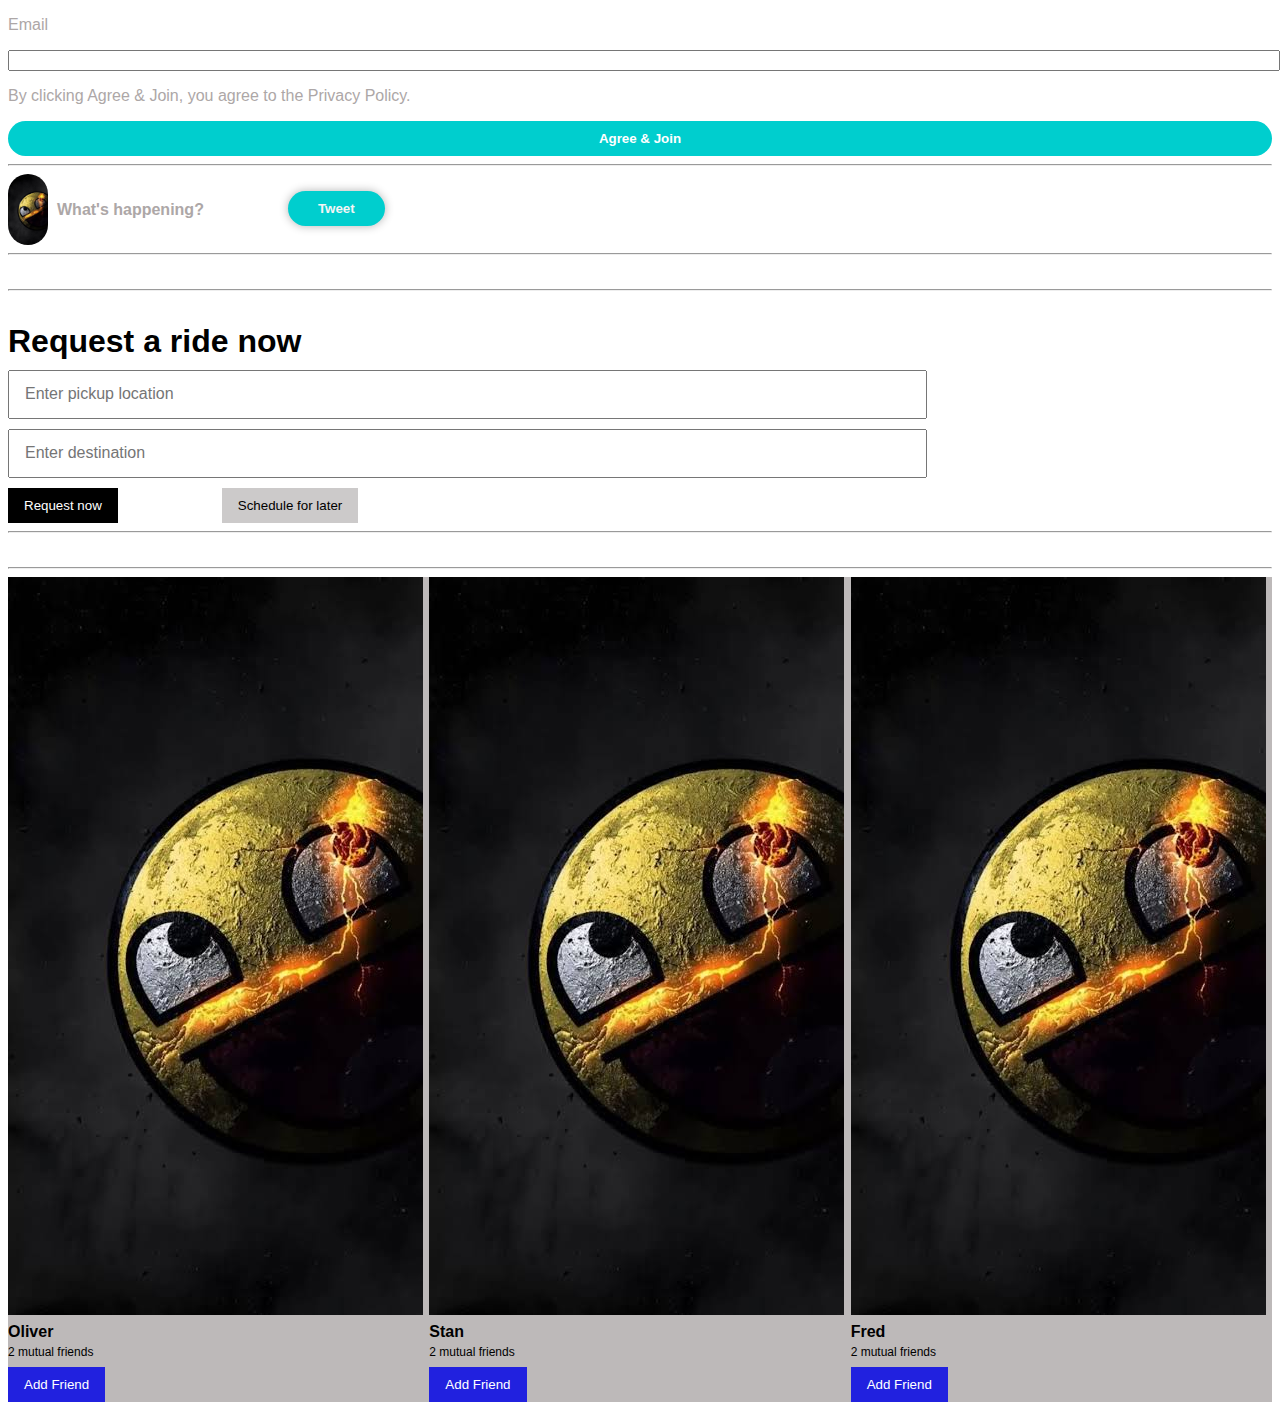
<file: Inputs/index.html>
<!DOCTYPE html>
<html lang="en">
<head>
    <meta charset="UTF-8">
    <meta name="viewport" content="width=device-width, initial-scale=1.0">
    <title>Input Elemnts</title>
    <link rel="stylesheet" href="styles.css">
</head>
<body>

    <!-- Linkeldn Signup-->
     <p class="email">Email</p>
     <input type="text" class="input">
     <p class="conditions">By clicking Agree & Join, you agree to the Privacy Policy.</p>
     <button class="agree">Agree & Join</button>

     <br> <hr>
     <!--Twitter Text Box -->
     <img src="Images/images (38).jpeg" alt="Profile Picture" class="profile_pic">
     <p class="happenings">What's happening? </p>
     <button class="tweet">Tweet</button>
     <br> <hr>

     <br> <hr>
     <!-- Uber Request Ride Form -->
      <p class="ride_request">Request a ride now</p>
      <input type="text" placeholder="Enter pickup location" class="pickup">
      <input type="text" placeholder="Enter destination" class="destination">
      <button class="request">Request now</button>
      <button class="schedule">Schedule for later</button>
      <br> <hr>

      <br> <hr>
      <div class="profile_info_grid">
        <div class="profile_info">
            <div>
                <img src="Images/images (38).jpeg" alt="profile_picture" class="profile_picture">
            </div>
            <div class="info">
                <p class="name">Oliver</p>
                <p class="friends">2 mutual friends</p>
                <button class="add">Add Friend</button>
            </div>
        </div>    
    
        <div class="profile_info">
            <div>
                <img src="Images/images (38).jpeg" alt="profile_picture" class="profile_picture">
            </div>
            <div class="info">
                <p class="name">Stan</p>
                <p class="friends">2 mutual friends</p>
                <button class="add">Add Friend</button>
            </div>
        </div>  
    
        <div class="profile_info">
            <div>
                <img src="Images/images (38).jpeg" alt="profile_picture" class="profile_picture">
            </div>
            <div class="info">
                <p class="name">Fred</p>
                <p class="friends">2 mutual friends</p>
                <button class="add">Add Friend</button>
            </div>
        </div>  
      </div>
       
</body>
</html>
</file>
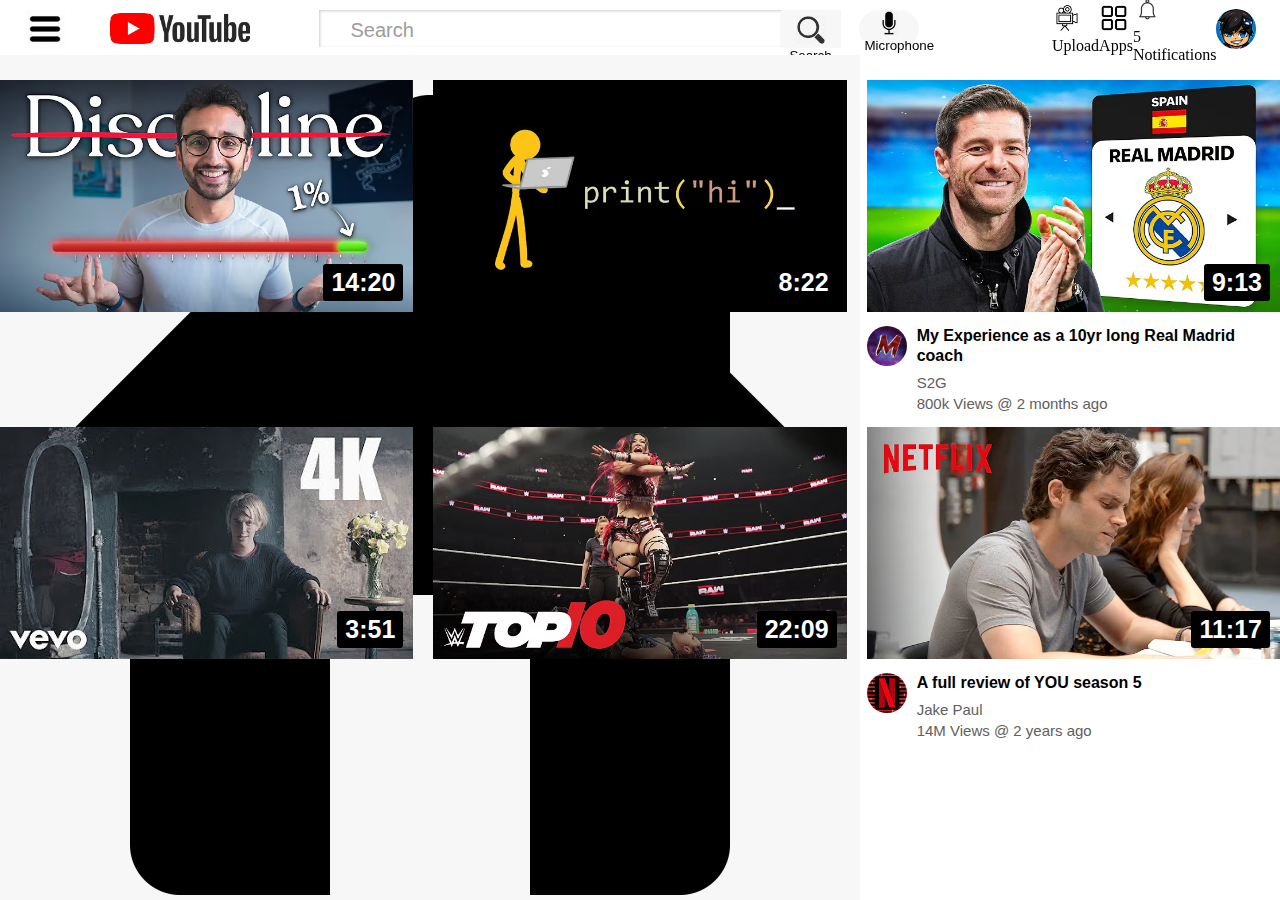
<file: YouTube Prototype/index.html>
<!DOCTYPE html>
<html lang="en">
<head>
    <meta charset="UTF-8">
    <meta name="viewport" content="width=device-width, initial-scale=1.0">
    <title>YouTube Prototype</title>
    <link rel="stylesheet" href="video_style.css">
    <link rel="stylesheet" href="general_style.css">
    <link rel="stylesheet" href="header_style.css">
    <link rel="stylesheet" href="sidebar.css">
</head>
<body>
  
  <!-- Header video part of HTML -->
  <header class="header">
     <div class="left_section">
        <img src="Icons/Hamburger-menu Icon.jpeg" class="hamburger_menu">
        <img src="Icons/YouTube-Logo-Icon.jpeg" class="youtube_logo">   
     </div>
     <div class="middle_section">
         <input type="text" placeholder="Search" class="input">
         <button class="search_icon_button">
          <img src="Icons/Search Icon.jpeg" class="search_icon">
          <div class="tooltip">Search</div>
         </button>
         <button class="mic_icon_button">
          <img src="Icons/Mic Icon.jpeg" class="mic_icon">
          <div class="tooltip">Microphone</div>
         </button>
         
     </div>
     <div class="right_section">
      <div class="upload_icon_container">
        <img src="Icons/Create Icon.jpeg" class="create_icon">
        <div class="tooltip">Upload</div>
      </div>
        
      <div class="apps_icon_container">
        <img src="Icons/apps_icon.jpeg" class="apps_icon">
        <div class="tooltip">Apps</div>
      </div>
        
        <div class="notification_icon_container">
          <img src="Icons/notification-icon.jpg" class="notification_icon">
          <div class="notification_amount">5</div>
          <div class="tooltip">Notifications</div>
        </div>
        
        <img src="PROFILE_IMAGES/Image1.jpeg" class="profile_image_icon">
     </div>
    </header>

  <!-- Sidebar part of HTML -->
   <nav class="sidebar">
       <div class="sidebar_link">
        <img src="Icons/home_icon.png">
        <div>Home</div>
       </div>
       <div class="sidebar_link">
        <img src="Icons/explore_icon.jpeg">
        <div>Explore</div>
       </div>
       <div class="sidebar_link">
        <img src="Icons/subscription_icon.jpeg">
        <div>Subscriptions</div>
       </div>
       <div class="sidebar_link">
        <img src="Icons/originals_icon.jpeg">
        <div>Originals</div>
       </div>
       <div class="sidebar_link">
        <img src="Icons/youtube_music_icon.jpeg">
        <div>Youtube Music</div>
       </div>
       <div class="sidebar_link">
        <img src="Icons/youtube_library_icon.jpeg">
        <div>Library</div>
       </div>
   </nav>

  <!-- Video part of HTML -->
    <main class="video">
        <section class="video_info_general">
            <div class="video_image_info">
             <div class="thumbnail">
              <img src="Images/ALI ABDAAL.avif" class="video_image">
              <div class="timestamp">14:20</div>
            </div>   
            </div>
            <div class="video_info">
              <div>
                <img src="PROFILE_IMAGES/Image3.webp" class="profile_image"> 
              </div>  
              <div>
                <p class="video_title">How to Master the art of Discipline</p>
                <p class="video_author">Ali Abdaal</p>
                <p class="video_stats">14M Views &commat; 3 years ago</p>
              </div> 
            </div>
          </section>

        <section class="video_info_general">
            <div class="video_image_info">
              <div class="thumbnail">
                <img src="Images/CODE.avif" class="video_image">
                <div class="timestamp">8:22</div>     
              </div>
              
            </div>
            <div class="video_info">
              <div>
                <img src="PROFILE_IMAGES/Image4.jpeg" class="profile_image"> 
              </div>  
              <div>
                <p class="video_title">The Aspect of Coding vs the Reality of it in Real Life</p>
                <p class="video_author">Code Forum</p>
                <p class="video_stats">3M Views &commat; 1 year ago</p>
              </div> 
            </div>
          </section>

        <section class="video_info_general">
            <div class="video_image_info">
              <div class="thumbnail">
                <img src="Images/S2G.avif" class="video_image">
                <div class="timestamp">9:13</div>
              </div>
              
            </div>
            <div class="video_info">
              <div>
                <img src="PROFILE_IMAGES/Image5.jpeg" class="profile_image"> 
              </div>  
              <div>
                <p class="video_title">My Experience as a 10yr long Real Madrid coach</p>
                <p class="video_author">S2G</p>
                <p class="video_stats">800k Views &commat; 2 months ago</p>
              </div> 
            </div>
          </section>

        <section class="video_info_general">
            <div class="video_image_info">
              <div class="thumbnail">
                <img src="Images/TOM ODEL.jpg" class="video_image">
                <div class="timestamp">3:51</div>
              </div>
              
            </div>
            <div class="video_info">
              <div>
                <img src="PROFILE_IMAGES/Image6.jpeg" class="profile_image"> 
              </div>  
              <div>
                <p class="video_title">Tom Odel - Another Love</p>
                <p class="video_author">Tom Odel</p>
                <p class="video_stats">100M Views &commat; 6 years ago</p>
              </div> 
            </div>
          </section>

        <section class="video_info_general">
            <div class="video_image_info">
              <div class="thumbnail">
                <img src="Images/WWE.avif" class="video_image">
                <div class="timestamp">22:09</div>
              </div>
              
            </div>
            <div class="video_info">
              <div>
                <img src="PROFILE_IMAGES/WWE LOGO.jpg" class="profile_image"> 
              </div>  
              <div>
                <p class="video_title">Full Monday Night Raw Highlights</p>
                <p class="video_author">WWE</p>
                <p class="video_stats">36K Views &commat; 1 day ago</p>
              </div> 
            </div>
          </section>

        <section class="video_info_general">
            <div class="video_image_info">
              <div class="thumbnail">
                <img src="Images/YOU - NETFLIX.avif" class="video_image">
                <div class="timestamp">11:17</div>
              </div>
              
            </div>
            <div class="video_info">
              <div>
                <img src="PROFILE_IMAGES/NETFLIX LOGO.jpg" class="profile_image"> 
              </div>  
              <div>
                <p class="video_title">A full review of YOU season 5</p>
                <p class="video_author">Jake Paul</p>
                <p class="video_stats">14M Views &commat; 2 years ago</p>
              </div> 
            </section>
          </main>
    </div>     
</body>
</html>
</file>
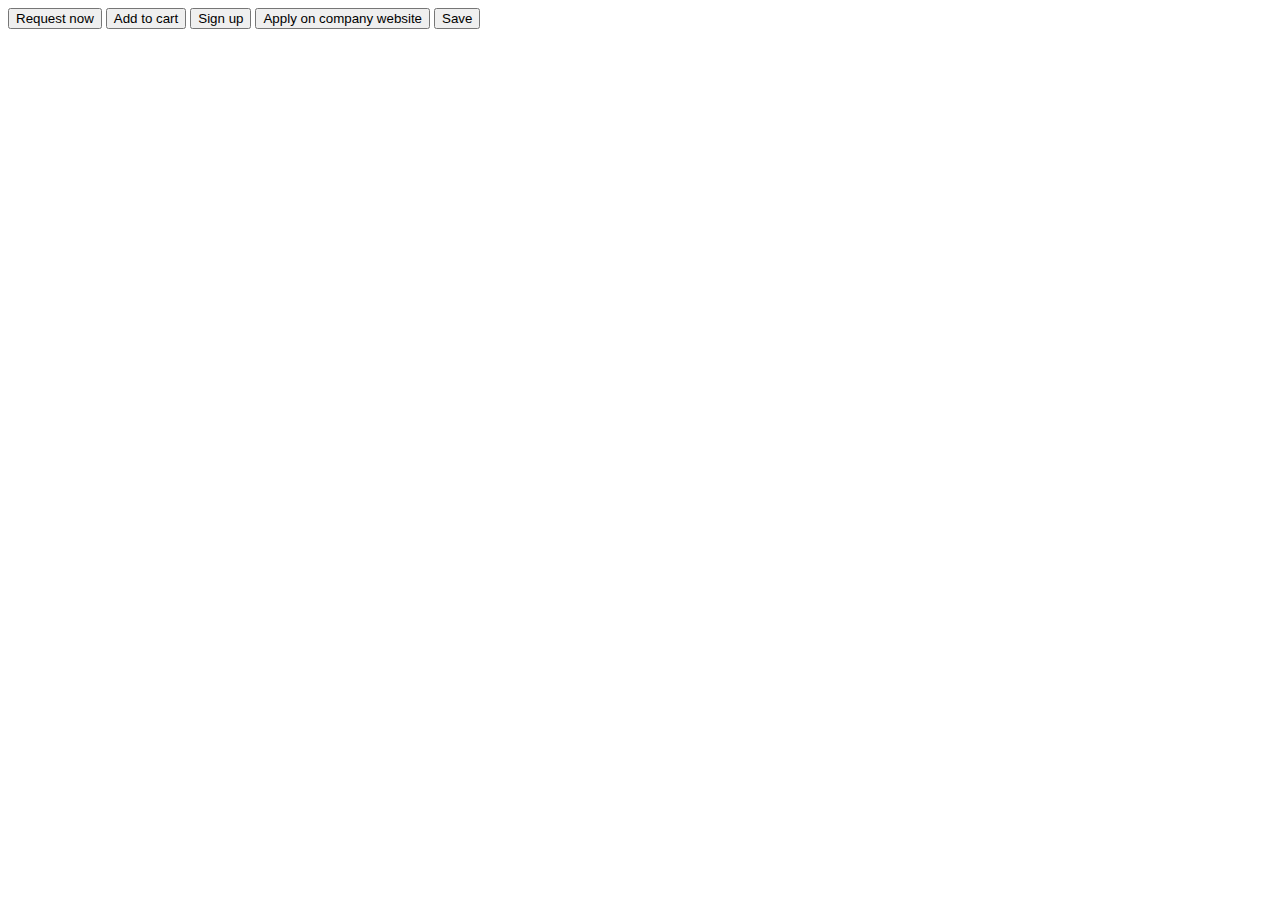
<file: CSS Basics(2)/2a.html>
<!DOCTYPE html>
<html lang="en">
<head>
  <meta charset="UTF-8">
  <meta name="viewport" content="width=device-width, initial-scale=1.0">
  <title>HTML Practice 2a</title>
</head>
<body>
  <button class="Uber-button">Request now</button>
  <button class="Amazon-button">Add to cart</button>
  <button class="Github-button">Sign up</button>
  <button class="Linkeldn-Application-button">Apply on company website</button>
  <button class="Linkeldn-Save-button">Save</button>
</body>
</html>
</file>
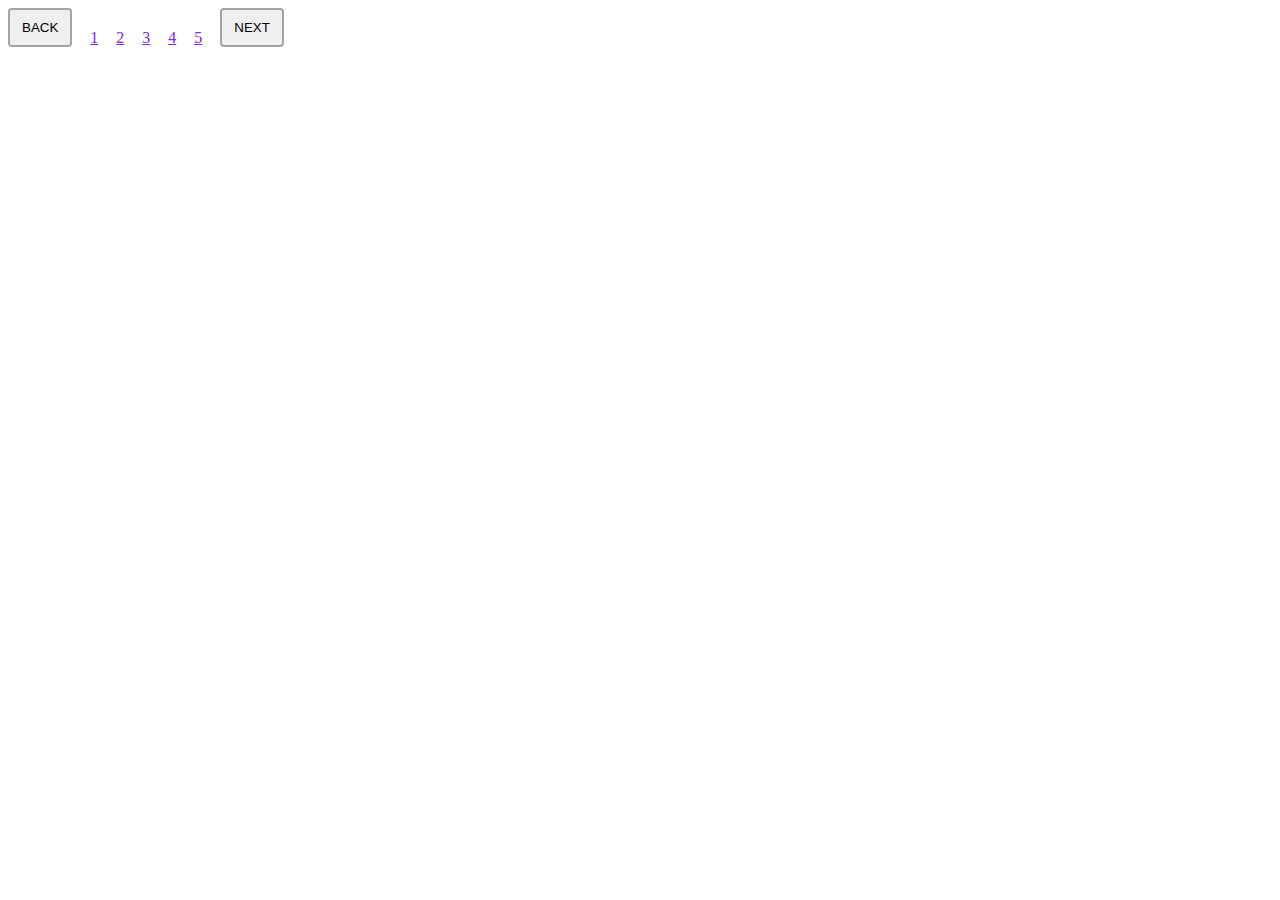
<file: CSS Basics(2)/2b.html>
<!DOCTYPE html>
<html lang="en">
<head>
  <meta charset="UTF-8">
  <meta name="viewport" content="width=device-width, initial-scale=1.0">
  <title>HTML Practice 2b</title>
  <link rel="stylesheet" href="2b.css">
</head>
<body>
  <button class="back">
    BACK  
   </button>
     <a href="#" class="links">1</a>
     <a href="#" class="links">2</a>
     <a href="#" class="links">3</a>
     <a href="#" class="links">4</a>
     <a href="#" class="links">5</a>
   <button class="next">
     NEXT  
    </button>
</body>
</html>
</file>
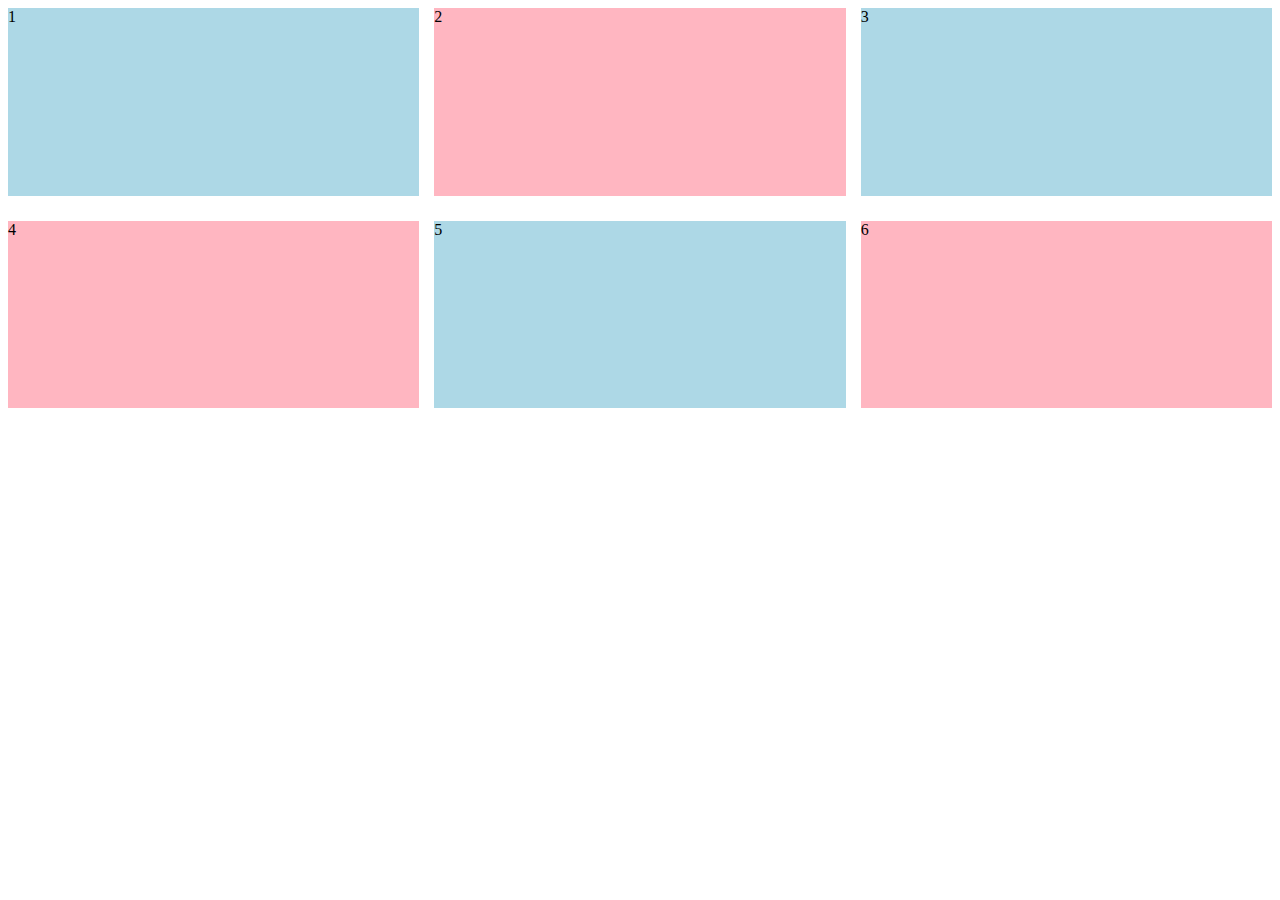
<file: CSS Basics(2)/2c.html>
<!-- Grid Practice Code -->

<!DOCTYPE html>
<html lang="en">
<head>
    <meta charset="UTF-8">
    <meta name="viewport" content="width=device-width, initial-scale=1.0">
    <title>grid practice</title>
    <link rel="stylesheet" href="2c.css">
</head>
<body>
    <div class="general">
        <div style="background-color: lightblue;">1</div>
        <div style="background-color: lightpink;">2</div>
        <div style="background-color: lightblue;">3</div>
        <div style="background-color: lightpink;">4</div>
        <div style="background-color: lightblue;">5</div>
        <div style="background-color: lightpink;">6</div>
    </div>
</body>
</html>
</file>
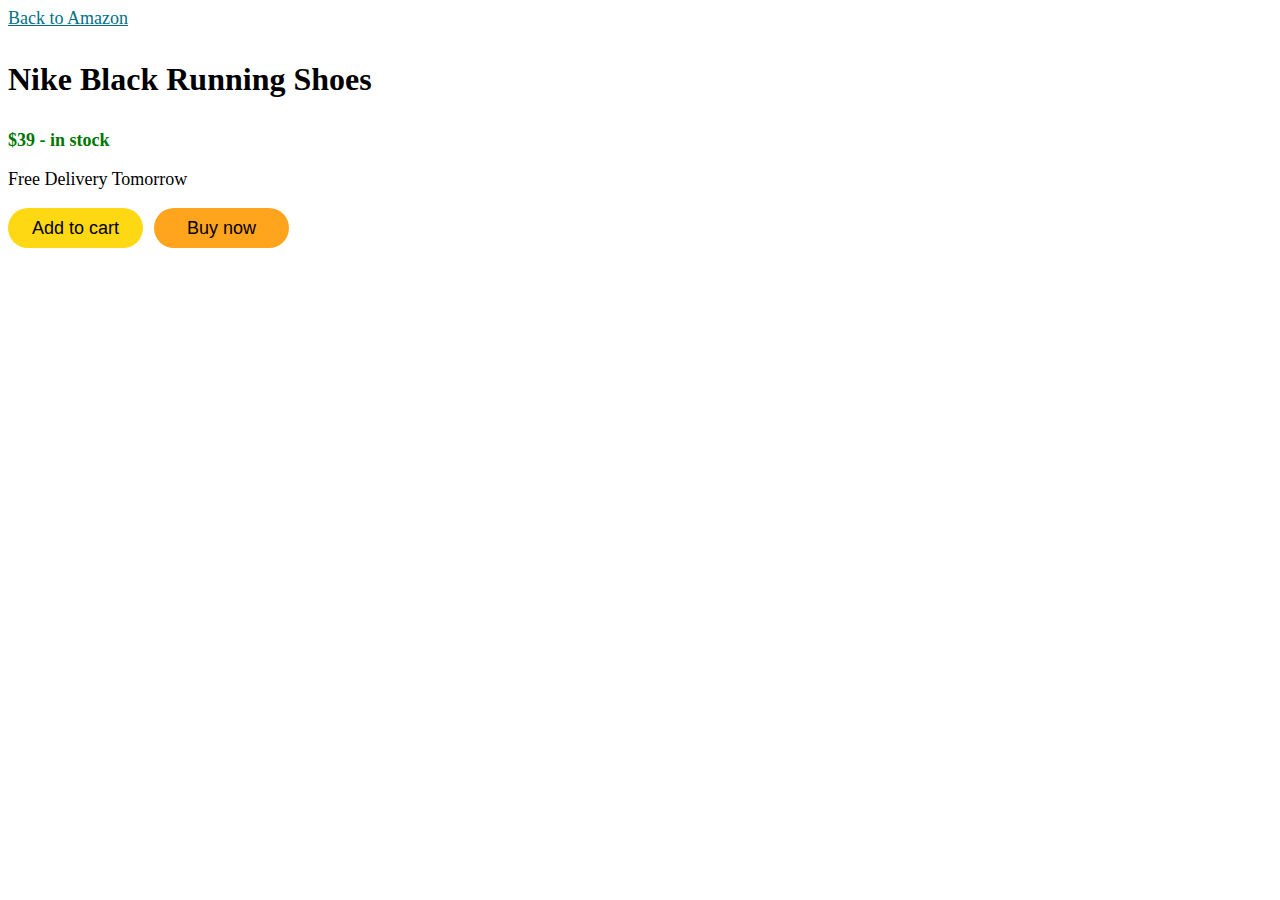
<file: HTML Basics(1)/1d.html>
<!DOCTYPE html>
<html>
  <head>
     <title>HTML Practice 1</title>
     <link rel="stylesheet" href="1d.css">
  </head>
  <body>
    <a href="https://www.amazon.com/" class="Link">Back to Amazon</a>
    <p class="Product">Nike Black Running Shoes</p>
    <p class="Price">$39 - in stock</p>
    <p class="Delivery">Free Delivery Tomorrow</p>
    <button class="Cart">Add to cart</button> <button class="Buy">Buy now</button>
  </body>
</html>
</file>
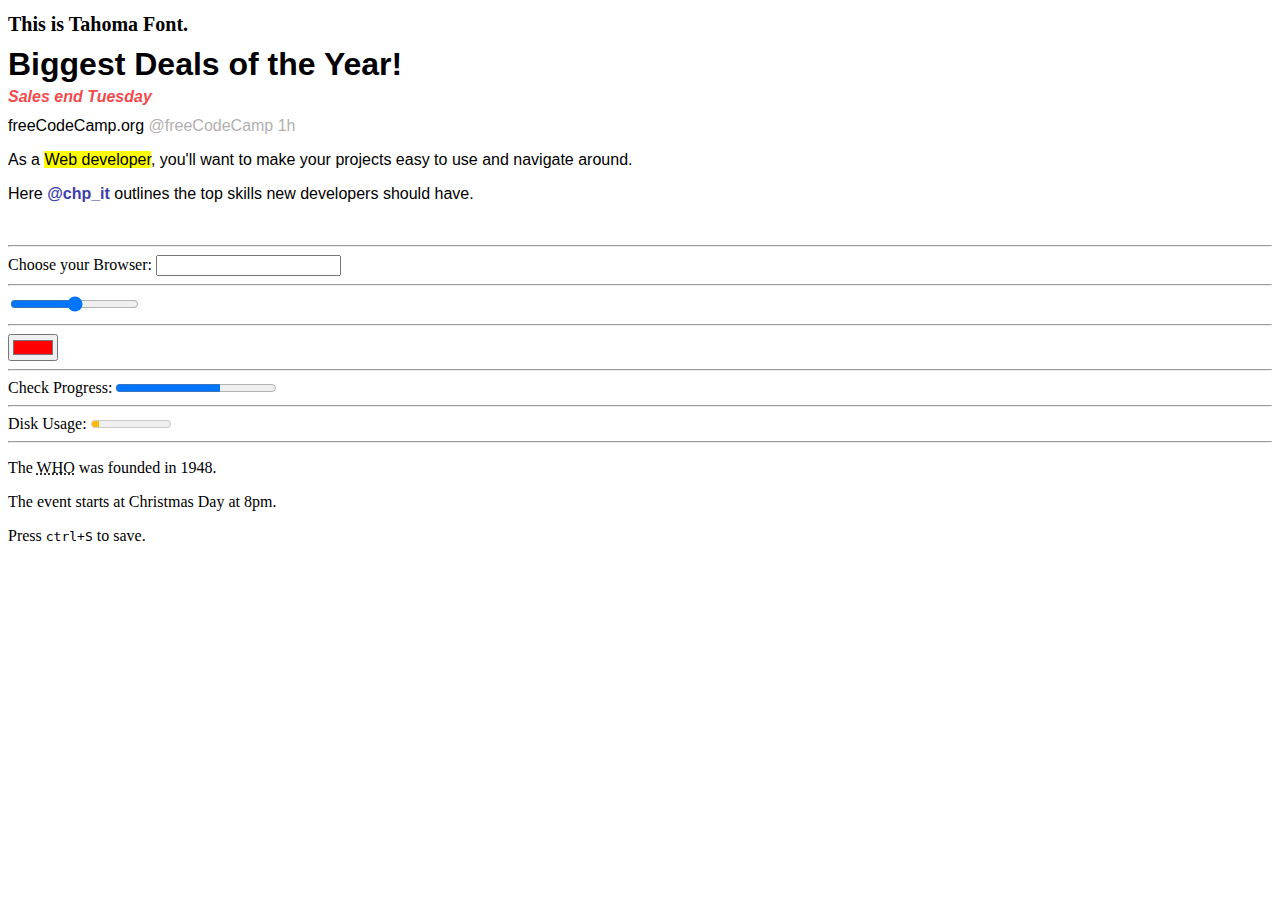
<file: Text-Styles(3)/3a.html>
<!DOCTYPE html>
<html>
  <head>
     <title>HTML Practice 3</title>
     <link rel="stylesheet" href="3a.css">
  </head>
  <body>
    <p class="Tahoma">
      This is Tahoma Font.
  </p>
    <p class="deals">
      Biggest Deals of the Year!
  </p>
  <p class="sales">
      Sales end Tuesday
  </p>
  <p class="title">
      freeCodeCamp.org <span class="title-sub">&commat;freeCodeCamp 1h</span>
  </p>
  <p class="main-content">
      As a <mark>Web developer</mark>, you'll want to make your projects easy to use and navigate around.
  </p>
  <p class="sub-content">
      Here <span class="sub-content-sub">&commat;chp_it </span> outlines the top skills new developers should have. 
  </p>
  
  <br> <hr>
  <!-- Datalist Input-->
  <label for="browser">Choose your Browser: </label>
  <input list="browsers" id="browser" name="browser">
  <datalist id="browsers">
    <option value="Chrome"></option>
    <option value="FireFox"></option>
    <option value="Safari"></option>
    <option value="Edge"></option>
    <option value="Opera"></option>
  </datalist>
  
  <br> <hr>
  <!-- Range Input-->
   <label for="volume"></label>
   <input type="range" id="volume" name="volume" min="0" max="100" step="5">
  
   <br> <hr>
  <!-- Color  Picker--> 
  <label for="color"></label>
  <input type="color" id="color" name="color" value="#ff0000">
  
  <br> <hr>
  <!--Progress Bar-->
  <label for="progress">Check Progress: </label>
  <progress id="progress" value="65" max="100">65%</progress>
  
  <br> <hr>
  <!--Meter Element-->
  <label for="disk">Disk Usage: </label>
  <meter id="disk" value="9" min="0" max="100" low="30" high="80" optimum="50">
    9%
  </meter>
  
  <br> <hr>
  <p>The <abbr title="World Health Organization">WHO</abbr> was founded in 1948.</p>
  <p>The event starts at <time datetime="2023-12-25T20:00"> Christmas Day at 8pm.</time></p>
  <p>Press <kbd>ctrl</kbd><kbd>+</kbd><kbd>S</kbd> to save.</p>
  </body>
</html>
</file>
<file: Inputs/styles.css>
body {
    height: 100vh;
}

.email {
    font-family: Arial, Helvetica, sans-serif;
    font-weight: 400;
    color: rgb(173, 167, 167);
}

.input {
    width: 100%;
}

.conditions {
    font-family: Arial, Helvetica, sans-serif;
    font-weight: 400;
    color: rgb(173, 167, 167);
    width: 100%;
}

.agree {
    padding: 10px 70px;
    background-color: rgb(0, 206, 206);
    border: none;
    color: white;
    font-family: Arial, Helvetica, sans-serif;
    font-weight: 600;
    border-radius: 70px;
    width: 100%;
}

.profile_pic {
    width: 40px;
    border-radius: 70px;
    display: inline-block;
    vertical-align: middle;
}

.happenings {
    display: inline-block;
    vertical-align: middle;
    margin-right: 80px;
    margin-left: 5px;
    font-family: Arial, Helvetica, sans-serif;
    font-weight: 600;
    color: rgb(173, 167, 167);
}

.tweet {
    padding: 10px 30px;
    background-color: rgb(0, 206, 206);
    border: none;
    color: whitesmoke;
    font-family: Arial, Helvetica, sans-serif;
    font-weight: bold;
    border-radius: 70px;
    box-shadow: 0 0 10px rgba(0, 0, 0, 0.3);
    cursor: pointer;
}

.ride_request {
    font-family: Arial, Helvetica, sans-serif;
    font-size: xx-large;
    font-weight: bolder;
    margin-bottom: 0;
}

.pickup {
    display: block;
    margin-top: 10px;
    width: 70%;
    padding: 15px;
}

.pickup::placeholder {
    font-family: Arial, Helvetica, sans-serif;
    font-size: larger;
    font-weight: 400;
}

.destination {
    display: block;
    margin-top: 10px;
    width: 70%;
    padding: 15px;
    margin-bottom: 10px;
}

.destination::placeholder {
    font-family: Arial, Helvetica, sans-serif;
    font-size: larger;
    font-weight: 400;
}

.request {
    background-color: black;
    color: white;
    border: none;
    padding-top: 10px;
    padding-bottom: 10px;
    padding-left: 16px;
    padding-right: 16px;
    cursor: pointer;
    transition: opacity 0.15s;
    vertical-align: top;
}

.schedule {
    background-color: rgb(204, 202, 202);
    color: black;
    border: none;
    padding-top: 10px;
    padding-bottom: 10px;
    padding-left: 16px;
    padding-right: 16px;
    cursor: pointer;
    transition: opacity 0.15s;
    vertical-align: top;
    margin-left: 100px;
}

.profile_picture {
    
}

.name {
    font-family: Arial, Helvetica, sans-serif;
    font-weight: 600;
    margin-top: 4px;
    margin-bottom: 0;
}

.friends {
    font-family: Arial, Helvetica, sans-serif;
    font-weight: normal;
    font-size: 12px;
    margin-top: 4px;
    margin-bottom: 8px;
}

.add {
    background-color: rgb(33, 33, 223);
    color: white;
    border: none;
    padding-top: 10px;
    padding-bottom: 10px;
    padding-left: 16px;
    padding-right: 16px;
    cursor: pointer;
}

.profile_info {
    background-color: rgb(189, 185, 185);
}  

.info {
    
}

.profile_info_grid {
    display: grid;
    grid-template-columns: 1fr 1fr 1fr;
}
</file>
<file: YouTube Prototype/video_style.css>
.video {
    display: grid;
    grid-template-columns: 1fr 1fr 1fr;
    column-gap: 20px;
    row-gap: 15px;
}

@media (max-width: 600px) {
    .video {
        grid-template-columns: 1fr 1fr;
    }
}

.video_image {
    width: 100%;
}

.profile_image {
    width: 40px;
    border-radius: 50px;
}

.video_title {
    font-family: Arial, Helvetica, sans-serif;
    font-weight: bold;
    line-height: 20px;
    margin: 0;
}

.video_author {
    font-family: Arial, Helvetica, sans-serif;
    font-weight: 500;
    font-size: 15px;
    color: rgb(96, 96, 96);
    margin-top: 8px;
    margin-bottom: 0;
}

.video_stats {
    font-family: Arial, Helvetica, sans-serif;
    font-weight: 500;
    font-size: 15px;
    color: rgb(96, 96, 96);
    margin-top: 4px;
}

.video_info {
    display: grid;
    grid-template-columns: 50px 1fr;
}

.video_image_info {
    display: grid;
    grid-template-columns: 1fr;
    margin-bottom: 10px;
}

.thumbnail {
    position: relative;
}

.timestamp {
    position: absolute;
    font-family: Arial, Helvetica, sans-serif;
    background-color: black;
    color: white;
    font-size: 25px;
    font-weight: 600;
    bottom: 15px;
    right: 10px;
    padding: 4px 8px;
    border-radius: 3px;
}
</file>
<file: YouTube Prototype/general_style.css>
p {
    font-family: Arial, Helvetica, sans-serif;
    margin-top: 0;
    margin-bottom: 0;
}

body {
    margin: 0;
    padding-top: 80px;
}
</file>
<file: YouTube Prototype/header_style.css>
.header {
    height: 55px;
    display: flex;
    margin-top: 1px;
    margin-bottom: 4px;
    justify-content: space-between;
    flex-direction: row;
    position: fixed;
    top: 0;
    right: 0;
    left: 0;
    background-color: white;
}

.left_section {
    width: 150px;
    display: flex;
    flex-direction: row;
    justify-content: space-between;
    align-items: center; 
}

.hamburger_menu {
    width: 40px;
    margin-left: 25px;
}

.youtube_logo {
    width: 140px;
    margin-left: 45px;
}


.middle_section {
    flex: 1;
    margin-left: 70px;
    margin-right: 35px;
    max-width: 600px;
    display: flex;
    align-items: center;
    flex-direction: row;
    width: 0;
}


.search_icon_button {
    height: 38px;
    width: 60px;
    border-color: rgb(209, 198, 198);
    border-style: solid;
    border: 1px;
    background-color: rgb(247, 247, 247);
    margin-right: 18px;
   
}

.mic_icon_button {
    height: 38px;
    width: 60px;
    border-color: rgb(209, 198, 198);
    border-style: solid;
    border: 1px;
    background-color: rgb(247, 247, 247);
    border-radius: 50px;
}

.search_icon {
    width: 30px;
    margin-top: 4px;
}

.mic_icon {
    width: 18px;
}

.input {
    flex: 1;
    height: 35px;
    box-shadow: inset 1px 1px 3px rgba(0, 0, 0, 0.2);
    border-color: rgb(209, 198, 198);
    border-style: solid;
    border: 1px;
    font-size: 25px;
}

.input::placeholder {
    font-family: Arial, Helvetica, sans-serif;
    font-size: 20px;
    color: rgb(160, 156, 156);
    padding-top: 18px;
    padding-left: 30px;
    cursor: pointer;
}

.right_section {
    width: 200px;
    display: flex;
    justify-content: space-between;
    flex-direction: row;
    align-items: center;
    margin-right: 28px;
    flex-shrink: 0;
}

.create_icon {
    width: 30px;
}

.apps_icon {
    width: 30px;
}

.notification_icon {
    width: 30px;
}

.profile_image_icon {
    width: 40px;
    border-radius: 20px;
}
</file>
<file: YouTube Prototype/sidebar.css>
.sidebar {
    position: fixed;
    left: 0;
    bottom: 0;
    top: 55px;
    background-color: white;
    width: 80px;
}
</file>
<file: CSS Basics(2)/2b.css>
.back {
    border-color: rgb(165, 162, 162);
    border-style: solid;
    border-radius: 4px;
    padding-top: 10px;
    padding-bottom: 10px;
    padding-left: 12px;
    padding-right: 12px;
    vertical-align: top;
    margin-right: 14px;
  }

  .next {
    border-color: rgb(165, 162, 162);
    border-style: solid;
    border-radius: 4px;
    padding-top: 10px;
    padding-bottom: 10px;
    padding-left: 12px;
    padding-right: 12px;
    vertical-align: top;
  }

  .links {
    color: rgb(130, 38, 216);
    margin-right: 14px;
    vertical-align: bottom;
  }
</file>
<file: CSS Basics(2)/2c.css>
.general {
    display: grid;
    grid-template-columns: 1fr 1fr 1fr;
    height: 400px;
    column-gap: 15px;
    row-gap: 25px;
}
</file>
<file: HTML Basics(1)/1d.css>
.Link {
    font-size: large;
    color: rgb(0, 113, 133);
    transition: color 0.15s;
  }
  
  .Link:hover {
    color: red;
  }

  .Product {
    font-weight: bolder;
    font-size: xx-large;
  }

  .Price {
    font-weight: bolder;
    font-size: large;
    color: rgb(0, 118, 0);
  }

  .Delivery {
    font-size: large;
  }

  .Cart {
    font-size: large;
    background-color: rgb(255, 216, 20);
    border: none;
    height: 40px;
    width: 135px;
    border-radius: 20px;
    cursor: pointer;
    transition: background-color 0.15s, opacity 0.15s;
  }

  .Cart:hover {
    background-color: rgb(255, 213, 5);
  }

  .Cart:active {
    opacity: 0.2;
  }

  .Buy {
    font-size: large;
    background-color: rgb(255, 164, 28);
    border: none;
    height: 40px;
    width: 135px;
    border-radius: 20px;
    cursor: pointer;
    margin-left: 7px;
    transition: background-color 0.15s, opacity 0.15s;
  }

  .Buy:hover {
    background-color: rgb(255, 153, 0);
  }

  .Buy:active {
    opacity: 0.2;
  }
</file>
<file: Text-Styles(3)/3a.css>
.Tahoma {
    font-family: Tahoma;
    font-weight: bold;
    font-size: 20px;
    line-height: 8px;
  }
  .deals {
    font-family: Arial, Helvetica, sans-serif;
    font-weight: bold;
    font-size: 32px;
    line-height: 8px;
    margin-bottom: 25px;
  }
  .sales {
    font-family: Arial, Helvetica, sans-serif;
    font-weight: 800;
    font-style: italic;
    color: rgb(241, 75, 75);
    line-height: 8px;
  }

  .title-sub {
    font-family: Arial, Helvetica, sans-serif;
    color: rgb(179, 175, 175);
    font-weight: lighter;
  }

  .title,
  .main-content,
  .sub-content {
    font-family: Arial, Helvetica, sans-serif;
  }

  .sub-content-sub {
    color: rgb(62, 62, 172);
    font-weight: bold;
  }
</file>
